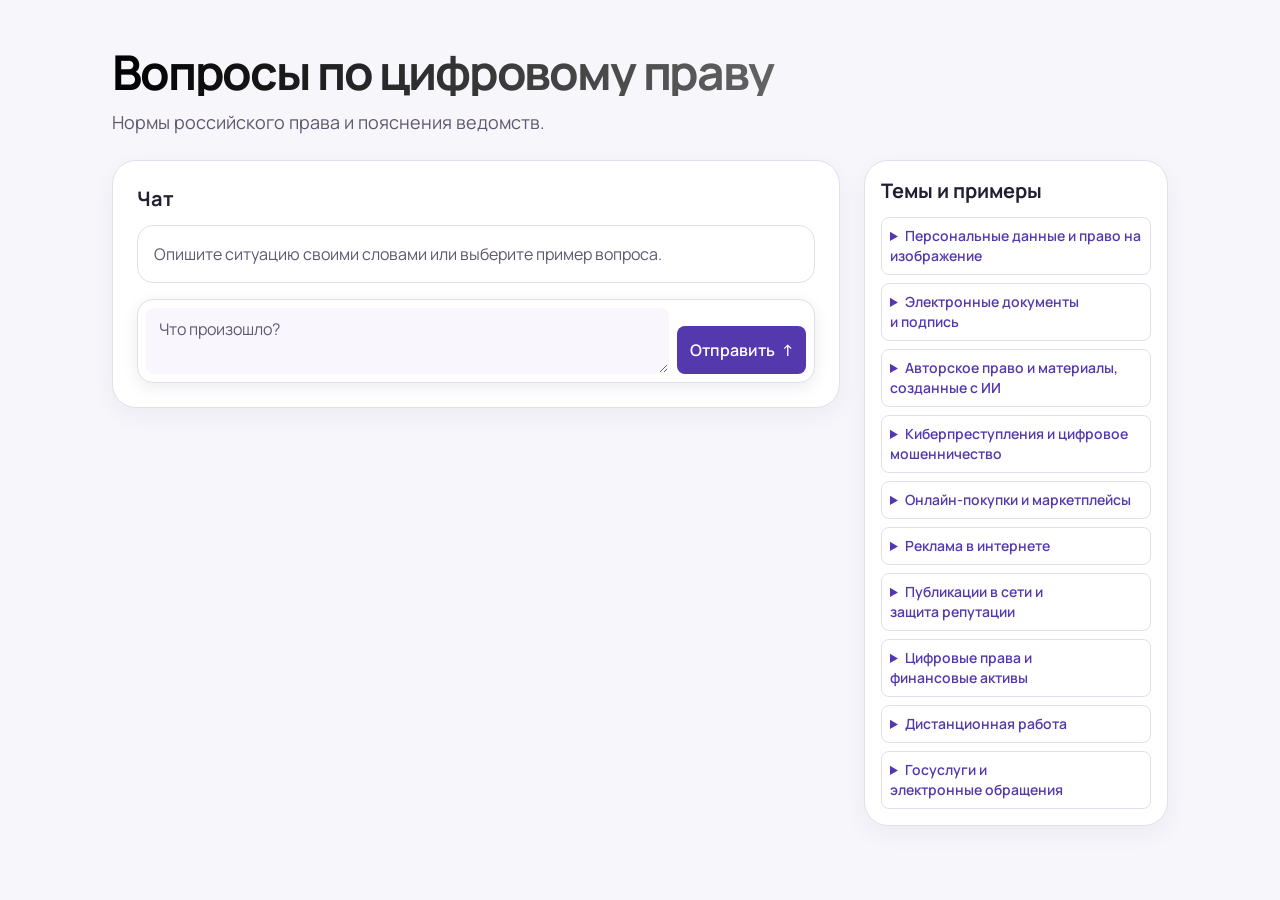
<file: docs/index.html>
<!doctype html>
<html lang="ru">
<head>
  <meta charset="utf-8">
  <meta name="viewport" content="width=device-width, initial-scale=1">
  <title>LegalBot — вопросы по цифровому праву</title>
  <meta name="description" content="Справочный чат по цифровому праву России. Найдите ответ, прочитайте текст статьи и пояснения ведомств.">
  <meta name="theme-color" content="#f7f6fb">
  <meta property="og:title" content="LegalBot — вопросы по цифровому праву">
  <meta property="og:description" content="Ответы на вопросы о персональных данных, покупках в интернете, электронной подписи и других темах цифрового права.">
  <link rel="icon" type="image/png" href="[data-uri]">
  <link rel="stylesheet" href="./style.css">
  <script src="./config.js" defer></script>
  <script src="./local.js" defer></script>
  <script src="./chat.js" defer></script>
</head>
<body>
  <a class="skip-link" href="#question">Перейти к вопросу</a>
  <main class="workspace">
    <header class="intro">
      <h1>Вопросы по цифровому праву</h1>
      <p>Нормы российского права и пояснения ведомств.</p>
    </header>
    <section class="chat" aria-labelledby="chat-title">
      <header class="chat-header">
        <h2 id="chat-title">Чат</h2>
      </header>
      <div id="conversation" class="conversation" role="log" aria-label="Диалог">
        <article class="message bot greeting">
          <p>Опишите ситуацию своими словами или выберите пример вопроса.</p>
        </article>
      </div>
      <form id="question-form">
        <label for="question" class="sr-only">Ваш вопрос</label>
        <div class="composer">
          <textarea id="question" rows="2" minlength="3" maxlength="1200" required placeholder="Что произошло?"></textarea>
          <button id="send">Отправить <span aria-hidden="true">↑</span></button>
        </div>
      </form>
    </section>
    <aside class="topic-panel" aria-label="Темы и примеры вопросов">
      <h2>Темы и примеры</h2>
      <div id="topics" aria-busy="true">
        <span class="sr-only">Загружаем темы</span>
        <div class="topic-skeleton" aria-hidden="true"></div>
        <div class="topic-skeleton" aria-hidden="true"></div>
        <div class="topic-skeleton" aria-hidden="true"></div>
      </div>
    </aside>
  </main>
</body>
</html>
</file>
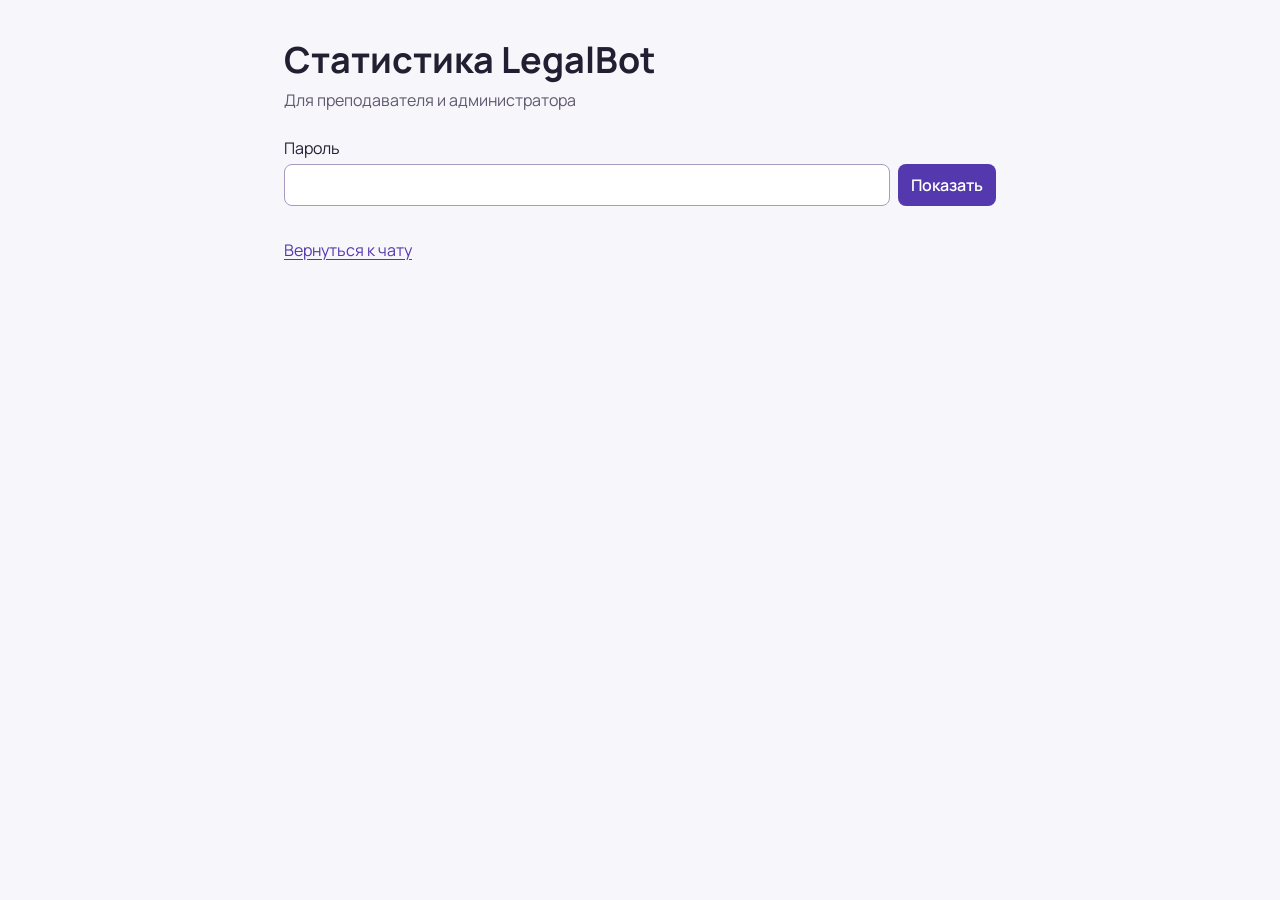
<file: site/admin.html>
<!doctype html>
<html lang="ru">
<head>
  <meta charset="utf-8">
  <meta name="viewport" content="width=device-width, initial-scale=1">
  <meta name="robots" content="noindex">
  <title>Статистика LegalBot</title>
  <link rel="stylesheet" href="./style.css">
  <script src="./config.js" defer></script>
  <script src="./admin.js" defer></script>
</head>
<body>
  <main class="shell">
    <header class="header">
      <h1>Статистика LegalBot</h1>
      <p>Для преподавателя и администратора</p>
    </header>
    <form id="stats-form" class="stats-form">
      <label for="password">Пароль</label>
      <div class="composer">
        <input id="password" type="password" required autocomplete="current-password">
        <button>Показать</button>
      </div>
    </form>
    <p id="status" role="status"></p>
    <div id="stats" hidden></div>
    <a class="back" href="./">Вернуться к чату</a>
  </main>
</body>
</html>
</file>
<file: docs/style.css>
@import url("https://fonts.googleapis.com/css2?family=Manrope:wght@400;500;600;700&display=swap");

:root {
  color-scheme: light;
  font-family: Manrope, system-ui, sans-serif;
  color: #231f32;
  background: #f7f6fb;
  font-size: 1rem;
  line-height: 1.5rem;
  --accent: #5438ad;
  --accent-hover: #442991;
  --accent-soft: #eee9fb;
  --muted: #5f586f;
  --border: #e3deec;
  --paper: #fff;
  --panel: #f9f7fd;
  --motion: cubic-bezier(0.22, 1, 0.36, 1);
}

* { box-sizing: border-box; }
body { margin: 0; }
a { color: var(--accent); text-underline-offset: 0.2em; overflow-wrap: anywhere; }
button, textarea, input { font: inherit; }
button, summary { cursor: pointer; }
:focus-visible { outline: 2px solid var(--accent); outline-offset: 2px; }
p { text-wrap: pretty; }
h1, h2, h3 { text-wrap: balance; }

.skip-link {
  position: absolute;
  z-index: 2;
  top: 8px;
  left: 8px;
  transform: translateY(-150%);
  padding: 8px 12px;
  border-radius: 8px;
  background: var(--paper);
}
.skip-link:focus { transform: none; }
.workspace {
  max-width: 1120px;
  margin-inline: auto;
  padding-inline: 32px;
}
.workspace {
  display: grid;
  grid-template-columns: minmax(0, 1fr) minmax(0, 304px);
  align-items: start;
  gap: 24px;
  padding-block: 48px;
}
.intro { grid-column: 1 / -1; }
.intro h1 {
  max-width: 680px;
  margin: 0;
  font-size: 3rem;
  line-height: 1;
  letter-spacing: -0.045em;
  font-weight: 700;
  color: #211835;
}
@supports (background-clip: text) {
  .intro h1 {
    background-image: linear-gradient(90deg, #000, #666);
    background-clip: text;
    color: transparent;
  }
}
.intro p {
  max-width: 680px;
  margin: 12px 0 0;
  color: var(--muted);
  font-size: 1.125rem;
  line-height: 1.75rem;
}
.chat, .topic-panel {
  border: 1px solid var(--border);
  border-radius: 24px;
  background: var(--paper);
  box-shadow: 0 8px 24px rgb(49 34 81 / 5%);
  min-width: 0;
}
.chat { padding: 24px; }
.chat-header, .topic-panel > h2 { margin-bottom: 12px; }
.chat-header h2, .topic-panel > h2 {
  font-size: 1.25rem;
  line-height: 1.75rem;
  font-weight: 700;
}
.chat-header h2 { margin: 0; }
.conversation {
  display: grid;
  grid-template-columns: minmax(0, 1fr);
  gap: 16px;
}
.message {
  min-width: 0;
  overflow-wrap: anywhere;
  scroll-margin-block-start: 24px;
  animation: message-in 500ms var(--motion) both;
}
@keyframes message-in {
  from { opacity: 0; transform: translateY(8px); }
  to { opacity: 1; transform: none; }
}
.message p { margin: 0; }
.message .answer { max-width: 65ch; }
.message .answer + .answer { margin-top: 12px; }
.message.bot {
  padding: 16px;
  background: var(--panel);
  border: 1px solid var(--border);
  border-radius: 16px;
}
.message.greeting {
  color: var(--muted);
  background: var(--paper);
}
.message.user {
  max-width: 88%;
  padding: 8px 16px;
  background: var(--accent-soft);
  color: #31204e;
  justify-self: end;
  white-space: pre-wrap;
  border-radius: 12px;
}
.message h2 {
  font-size: 1.25rem;
  line-height: 1.75rem;
  margin: 4px 0 8px;
}
.message h3 {
  font-size: 1rem;
  line-height: 1.5rem;
  margin: 16px 0 4px;
}
.category { color: var(--muted); font-size: 0.875rem; line-height: 1.25rem; }
.sources { margin: 0; padding-inline-start: 16px; }
.sources li + li { margin-top: 8px; }
.sources li p { color: var(--muted); }
.legal-norms details {
  padding: 8px 12px;
  border: 1px solid var(--border);
  border-radius: 8px;
  background: var(--panel);
}
.legal-norms details + details { margin-top: 8px; }
.legal-norms blockquote {
  max-width: 65ch;
  margin: 8px 0 0;
  padding: 12px;
  border-radius: 4px;
  background: var(--paper);
  white-space: pre-wrap;
}
summary { color: var(--accent); font-weight: 600; text-wrap: pretty; }
summary:hover, a:hover { color: var(--accent-hover); }
.topic-panel { padding: 16px; }
.topic-panel > h2 { margin-top: 0; }
.topic {
  padding: 8px;
  border: 1px solid var(--border);
  border-radius: 8px;
}
.topic + .topic { margin-top: 8px; }
.topic[open] { background: var(--panel); }
.topic summary { font-size: 0.875rem; line-height: 1.25rem; }
.topic-skeleton {
  height: 40px;
  border-radius: 8px;
  background: var(--panel);
}
.topic-skeleton + .topic-skeleton { margin-top: 8px; }
.chat form {
  position: sticky;
  z-index: 1;
  bottom: 8px;
  margin-top: 16px;
}
.composer { display: flex; align-items: stretch; gap: 8px; }
.chat .composer {
  padding: 8px;
  border: 1px solid var(--border);
  border-radius: 16px;
  background: var(--paper);
  box-shadow: 0 4px 16px rgb(49 34 81 / 9%);
}
textarea, input {
  min-width: 0;
  flex: 1;
  padding: 8px 12px;
  color: inherit;
  border: 1px solid #a79bbf;
  border-radius: 8px;
  background: var(--paper);
}
textarea { resize: vertical; }
.chat textarea {
  border-color: transparent;
  background: var(--panel);
}
textarea::placeholder { color: var(--muted); }
button {
  padding: 8px 12px;
  border: 1px solid transparent;
  border-radius: 8px;
  background: var(--accent);
  color: #fff;
  font-weight: 600;
  transition: transform 500ms var(--motion), opacity 300ms var(--motion);
}
#send { align-self: end; min-height: 48px; }
#send span { margin-inline-start: 4px; }
button:hover:not(:disabled) { background: var(--accent-hover); }
button:active:not(:disabled) { transform: scale(0.98); }
button:disabled { opacity: 0.55; cursor: wait; }
.choice {
  display: block;
  margin-top: 8px;
  text-align: left;
  color: var(--accent);
  background: var(--accent-soft);
  font-weight: 600;
}
.choice:hover:not(:disabled) { background: #e7dff8; }
.topic .choice { font-size: 0.875rem; line-height: 1.25rem; }

.shell { max-width: 760px; margin-inline: auto; padding: 40px 24px; }
.header { margin-bottom: 24px; }
.header h1 { margin: 0; font-size: 2.25rem; line-height: 2.5rem; }
.header p { margin: 8px 0 0; color: var(--muted); }
.stats-form label { display: block; margin-bottom: 4px; }
#stats section { border: 1px solid var(--border); border-radius: 12px; padding: 12px; margin-top: 12px; }
#stats h2 { font-size: 1.125rem; line-height: 1.75rem; margin: 0 0 8px; }
.chart-row {
  display: grid;
  align-items: center;
  grid-template-columns: minmax(0, 2fr) minmax(0, 1fr) 2.5rem;
  gap: 8px;
  font-size: 0.875rem;
  line-height: 1.25rem;
}
.chart-row span:last-child { text-align: right; font-variant-numeric: tabular-nums; }
meter { width: 100%; }
.back { display: inline-block; margin-top: 16px; }
.sr-only {
  position: absolute;
  width: 1px;
  height: 1px;
  padding: 0;
  margin: 0;
  overflow: hidden;
  clip-path: inset(50%);
  white-space: nowrap;
}

@media (max-width: 780px) {
  .workspace { grid-template-columns: minmax(0, 1fr); padding-block: 32px; }
  .workspace { padding-inline: 16px; }
  .intro h1 { font-size: 2.25rem; line-height: 2.5rem; }
}
@media (max-width: 480px) {
  .workspace { gap: 16px; }
  .chat, .topic-panel { padding: 12px; border-radius: 16px; }
  .conversation { gap: 12px; }
  .message.bot { padding: 12px; border-radius: 12px; }
  .message.user { max-width: 95%; }
  #send span { display: none; }
}
@media (prefers-reduced-motion: reduce) {
  *, *::before, *::after { animation: none !important; transition: none !important; }
}
</file>
<file: site/style.css>
@import url("https://fonts.googleapis.com/css2?family=Manrope:wght@400;500;600;700&display=swap");

:root {
  color-scheme: light;
  font-family: Manrope, system-ui, sans-serif;
  color: #231f32;
  background: #f7f6fb;
  font-size: 1rem;
  line-height: 1.5rem;
  --accent: #5438ad;
  --accent-hover: #442991;
  --accent-soft: #eee9fb;
  --muted: #5f586f;
  --border: #e3deec;
  --paper: #fff;
  --panel: #f9f7fd;
  --motion: cubic-bezier(0.22, 1, 0.36, 1);
}

* { box-sizing: border-box; }
body { margin: 0; }
a { color: var(--accent); text-underline-offset: 0.2em; overflow-wrap: anywhere; }
button, textarea, input { font: inherit; }
button, summary { cursor: pointer; }
:focus-visible { outline: 2px solid var(--accent); outline-offset: 2px; }
p { text-wrap: pretty; }
h1, h2, h3 { text-wrap: balance; }

.skip-link {
  position: absolute;
  z-index: 2;
  top: 8px;
  left: 8px;
  transform: translateY(-150%);
  padding: 8px 12px;
  border-radius: 8px;
  background: var(--paper);
}
.skip-link:focus { transform: none; }
.workspace {
  max-width: 1120px;
  margin-inline: auto;
  padding-inline: 32px;
}
.workspace {
  display: grid;
  grid-template-columns: minmax(0, 1fr) minmax(0, 304px);
  align-items: start;
  gap: 24px;
  padding-block: 48px;
}
.intro { grid-column: 1 / -1; }
.intro h1 {
  max-width: 680px;
  margin: 0;
  font-size: 3rem;
  line-height: 1;
  letter-spacing: -0.045em;
  font-weight: 700;
  color: #211835;
}
@supports (background-clip: text) {
  .intro h1 {
    background-image: linear-gradient(90deg, #000, #666);
    background-clip: text;
    color: transparent;
  }
}
.intro p {
  max-width: 680px;
  margin: 12px 0 0;
  color: var(--muted);
  font-size: 1.125rem;
  line-height: 1.75rem;
}
.chat, .topic-panel {
  border: 1px solid var(--border);
  border-radius: 24px;
  background: var(--paper);
  box-shadow: 0 8px 24px rgb(49 34 81 / 5%);
  min-width: 0;
}
.chat { padding: 24px; }
.chat-header, .topic-panel > h2 { margin-bottom: 12px; }
.chat-header h2, .topic-panel > h2 {
  font-size: 1.25rem;
  line-height: 1.75rem;
  font-weight: 700;
}
.chat-header h2 { margin: 0; }
.conversation {
  display: grid;
  grid-template-columns: minmax(0, 1fr);
  gap: 16px;
}
.message {
  min-width: 0;
  overflow-wrap: anywhere;
  scroll-margin-block-start: 24px;
  animation: message-in 500ms var(--motion) both;
}
@keyframes message-in {
  from { opacity: 0; transform: translateY(8px); }
  to { opacity: 1; transform: none; }
}
.message p { margin: 0; }
.message .answer { max-width: 65ch; }
.message .answer + .answer { margin-top: 12px; }
.message.bot {
  padding: 16px;
  background: var(--panel);
  border: 1px solid var(--border);
  border-radius: 16px;
}
.message.greeting {
  color: var(--muted);
  background: var(--paper);
}
.message.user {
  max-width: 88%;
  padding: 8px 16px;
  background: var(--accent-soft);
  color: #31204e;
  justify-self: end;
  white-space: pre-wrap;
  border-radius: 12px;
}
.message h2 {
  font-size: 1.25rem;
  line-height: 1.75rem;
  margin: 4px 0 8px;
}
.message h3 {
  font-size: 1rem;
  line-height: 1.5rem;
  margin: 16px 0 4px;
}
.category { color: var(--muted); font-size: 0.875rem; line-height: 1.25rem; }
.sources { margin: 0; padding-inline-start: 16px; }
.sources li + li { margin-top: 8px; }
.sources li p { color: var(--muted); }
.legal-norms details {
  padding: 8px 12px;
  border: 1px solid var(--border);
  border-radius: 8px;
  background: var(--panel);
}
.legal-norms details + details { margin-top: 8px; }
.legal-norms blockquote {
  max-width: 65ch;
  margin: 8px 0 0;
  padding: 12px;
  border-radius: 4px;
  background: var(--paper);
  white-space: pre-wrap;
}
summary { color: var(--accent); font-weight: 600; text-wrap: pretty; }
summary:hover, a:hover { color: var(--accent-hover); }
.topic-panel { padding: 16px; }
.topic-panel > h2 { margin-top: 0; }
.topic {
  padding: 8px;
  border: 1px solid var(--border);
  border-radius: 8px;
}
.topic + .topic { margin-top: 8px; }
.topic[open] { background: var(--panel); }
.topic summary { font-size: 0.875rem; line-height: 1.25rem; }
.topic-skeleton {
  height: 40px;
  border-radius: 8px;
  background: var(--panel);
}
.topic-skeleton + .topic-skeleton { margin-top: 8px; }
.chat form {
  position: sticky;
  z-index: 1;
  bottom: 8px;
  margin-top: 16px;
}
.composer { display: flex; align-items: stretch; gap: 8px; }
.chat .composer {
  padding: 8px;
  border: 1px solid var(--border);
  border-radius: 16px;
  background: var(--paper);
  box-shadow: 0 4px 16px rgb(49 34 81 / 9%);
}
textarea, input {
  min-width: 0;
  flex: 1;
  padding: 8px 12px;
  color: inherit;
  border: 1px solid #a79bbf;
  border-radius: 8px;
  background: var(--paper);
}
textarea { resize: vertical; }
.chat textarea {
  border-color: transparent;
  background: var(--panel);
}
textarea::placeholder { color: var(--muted); }
button {
  padding: 8px 12px;
  border: 1px solid transparent;
  border-radius: 8px;
  background: var(--accent);
  color: #fff;
  font-weight: 600;
  transition: transform 500ms var(--motion), opacity 300ms var(--motion);
}
#send { align-self: end; min-height: 48px; }
#send span { margin-inline-start: 4px; }
button:hover:not(:disabled) { background: var(--accent-hover); }
button:active:not(:disabled) { transform: scale(0.98); }
button:disabled { opacity: 0.55; cursor: wait; }
.choice {
  display: block;
  margin-top: 8px;
  text-align: left;
  color: var(--accent);
  background: var(--accent-soft);
  font-weight: 600;
}
.choice:hover:not(:disabled) { background: #e7dff8; }
.topic .choice { font-size: 0.875rem; line-height: 1.25rem; }

.shell { max-width: 760px; margin-inline: auto; padding: 40px 24px; }
.header { margin-bottom: 24px; }
.header h1 { margin: 0; font-size: 2.25rem; line-height: 2.5rem; }
.header p { margin: 8px 0 0; color: var(--muted); }
.stats-form label { display: block; margin-bottom: 4px; }
#stats section { border: 1px solid var(--border); border-radius: 12px; padding: 12px; margin-top: 12px; }
#stats h2 { font-size: 1.125rem; line-height: 1.75rem; margin: 0 0 8px; }
.chart-row {
  display: grid;
  align-items: center;
  grid-template-columns: minmax(0, 2fr) minmax(0, 1fr) 2.5rem;
  gap: 8px;
  font-size: 0.875rem;
  line-height: 1.25rem;
}
.chart-row span:last-child { text-align: right; font-variant-numeric: tabular-nums; }
meter { width: 100%; }
.back { display: inline-block; margin-top: 16px; }
.sr-only {
  position: absolute;
  width: 1px;
  height: 1px;
  padding: 0;
  margin: 0;
  overflow: hidden;
  clip-path: inset(50%);
  white-space: nowrap;
}

@media (max-width: 780px) {
  .workspace { grid-template-columns: minmax(0, 1fr); padding-block: 32px; }
  .workspace { padding-inline: 16px; }
  .intro h1 { font-size: 2.25rem; line-height: 2.5rem; }
}
@media (max-width: 480px) {
  .workspace { gap: 16px; }
  .chat, .topic-panel { padding: 12px; border-radius: 16px; }
  .conversation { gap: 12px; }
  .message.bot { padding: 12px; border-radius: 12px; }
  .message.user { max-width: 95%; }
  #send span { display: none; }
}
@media (prefers-reduced-motion: reduce) {
  *, *::before, *::after { animation: none !important; transition: none !important; }
}
</file>
